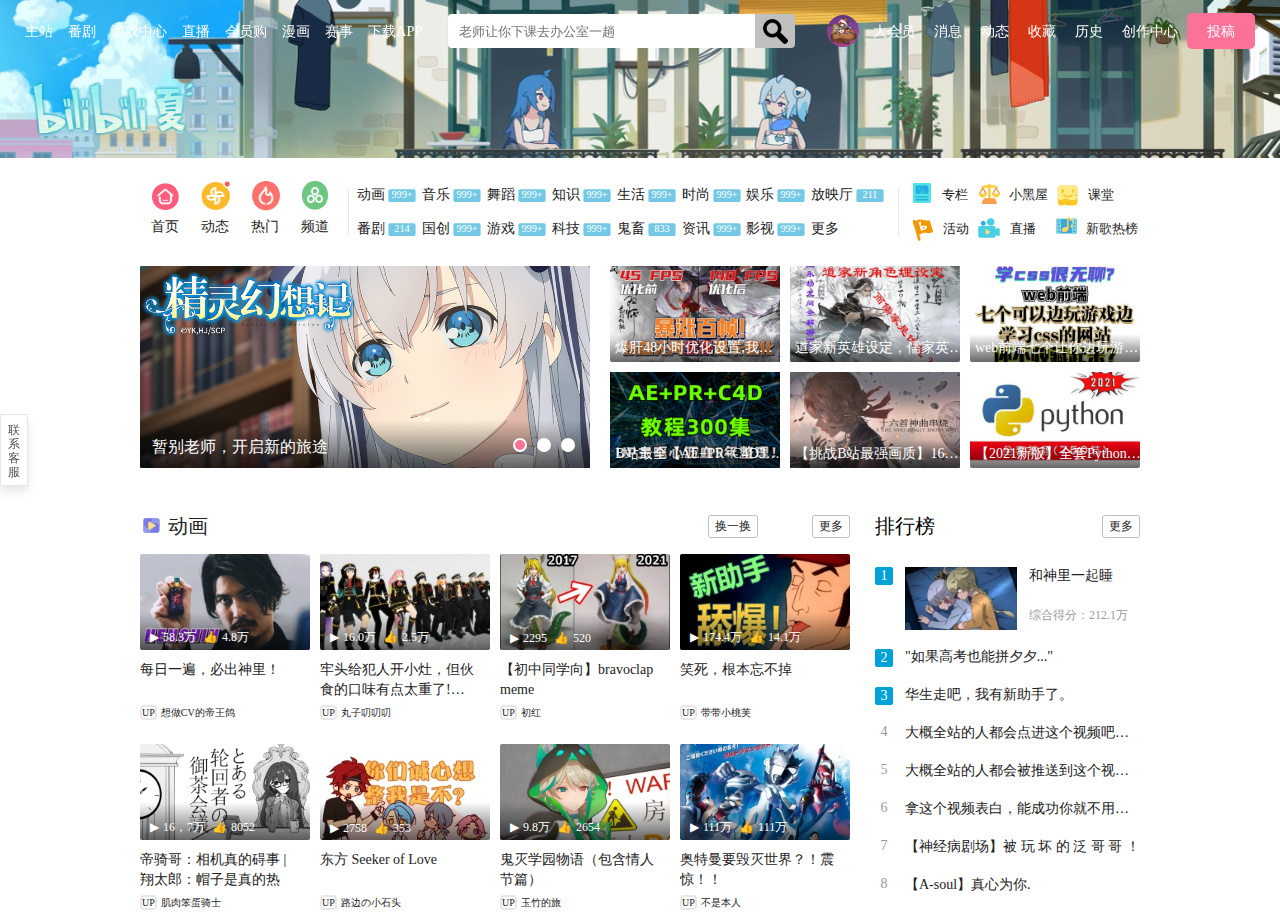
<file: littleproject/bilibili/index.html>
<html>
    <head>
        <meta charset='utf-8'>
        <title>BiliBili</title>
        <link type="text/css" href="index.css" rel="stylesheet"/>
    </head>
    <body>
        <div id="head">
            <video src="images/66eef632-c1e7-4a37-8715-171b2d8b8675.webm" height="158" autoplay="autoplay" loop="loop" muted>
            </video>
            <div id="nav">
                <div id="navleft">
                    <div class="navlist"><a href="#">主站</a></div>
                    <div class="navlist"><a href="#">番剧</a></div>
                    <div class="navlist"><a href="#">游戏中心</a></div>
                    <div class="navlist"><a href="#">直播</a></div>
                    <div class="navlist"><a href="#">会员购</a></div>
                    <div class="navlist"><a href="#">漫画</a></div>
                    <div class="navlist"><a href="#">赛事</a></div>
                    <div class="navlist"><a href="#">下载APP</a></div>
                </div>
                <form id="input1">
                    <input type="text" name="search" placeholder="老师让你下课去办公室一趟">
                    <button class="icon"><i class="button_add"></i></button>
                </form>
                <div id="user">

                    <a href="#" id="user_img" class="userinfo"><img src="images/image5.jpg" alt="1"></a>
                    <span class="userinfo"><a href="#">大会员</a></span>
                    <span class="userinfo"><a href="#">消息</a></span>
                    <span class="userinfo"><a href="#">动态</a></span>
                    <span class="userinfo"><a href="#">收藏</a></span>
                    <span class="userinfo"><a href="#">历史</a></span>
                    <span class="userinfo"><a href="#">创作中心</a></span>
                    <span class="userinfo" id="tougao"><a href="#">投稿</a></span>
                    <!-- <div class="navlist"><a href="#">大会员</a></div>
                    <div class="navlist"><a href="#">消息</a>
                        <div class="message">5</div>
                    </div>
                    <div class="navlist"><a href="#">动态</a>
                        <div class="message">3</div>
                    </div>
                    <div class="navlist"><a href="#">收藏</a></div>
                    <div class="navlist"><a href="#">历史</a></div>
                    <div class="navlist"><a href="#">创作中心</a></div>
                    <div id="tougao"><a href="#">投稿</a></div> -->
                </div>
            </div>
            <div id="logo">
                <a href="#">
                    <img src="images/logo.png" alt="2" />
                </a>
            </div>
          
          
        </div>
        <div id="category">
            <div id="catleft">
                <ul>
                    <li><a href="#"><img src="images/shouye.jpg"/>首页</a></li>
                    <li><a href="#"><img src="images/dongtai.jpg"/>动态</a></li>
                    <li><a href="#"><img src="images/remen.jpg"/>热门</a></li>
                    <li><a href="#"><img src="images/pindao.jpg"/>频道</a></li>
                </ul>
            </div>
            <span class="tabline"></span>
            <div id="catmid">
                <a href="#" class="midname"><span>动画</span><em>999+</em></a>
                <a href="#" class="midname"><span>番剧</span><em>214</em></a>
                <a href="#" class="midname"><span>音乐</span><em>999+</em></a>
                <a href="#" class="midname"><span>国创</span><em>999+</em></a>
                <a href="#" class="midname"><span>舞蹈</span><em>999+</em></a>
                <a href="#" class="midname"><span>游戏</span><em>999+</em></a>
                <a href="#" class="midname"><span>知识</span><em>999+</em></a>
                <a href="#" class="midname"><span>科技</span><em>999+</em></a>
                <a href="#" class="midname"><span>生活</span><em>999+</em></a>
                <a href="#" class="midname"><span>鬼畜</span><em>833</em></a>
                <a href="#" class="midname"><span>时尚</span><em>999+</em></a>
                <a href="#" class="midname"><span>资讯</span><em>999+</em></a>
                <a href="#" class="midname"><span>娱乐</span><em>999+</em></a>
                <a href="#" class="midname"><span>影视</span><em>999+</em></a>
                <a href="#" class="midname"><span>放映厅</span><em>211</em></a>
                <a href="#" class="midname"><span>更多</span></a>
            </div>
            <span class="tabline"></span>
            <div id="catright">
                <a href="#" class="midname">
                    <img src="images/zhuanlan.png">
                    <span>专栏</span> 
                </a>
                <a href="#" class="midname">
                    <img src="images/huodong.jpg">
                    <span>活动</span> 
                </a>
                <a href="#" class="midname">
                    <img src="images/xiaoheiwu.jpg">
                    <span>小黑屋</span> 
                </a>
                <a href="#" class="midname">
                    <img src="images/zhibo.jpg">
                    <span>直播</span> 
                </a>
                <a href="#" class="midname">
                    <img src="images/ketang.jpg">
                    <span>课堂</span> 
                </a>
                <a href="#" class="midname">
                    <img src="images/xinge.jpg">
                    <span>新歌热榜</span> 
                </a>
            </div>
        </div>
        <div id="main">
            <div id="midwrap">
                <div id="midwrap_left">
                    <!-- <div id="inputchange"> -->
                    <input type="radio" name="button" value="0" id="pic1" checked />
                    <input type="radio" name="button" value="1" id="pic2" />
                    <input type="radio" name="button" value="2" id="pic3" />
                    <!-- </div> -->
                    <div id="change_pic">
                        <div id="change1" class="change">
                            <a href="#" alt="change1">
                                <img src="images/change1.jpg" alt="change1" class="chimg" id="test1"/>
                                
                                <span class="pic_notice">暂别老师，开启新的旅途</span>
                            </a>
                        </div>
                        <div id="change2" class="change">
                            <a  href="#">
                                <img src="images/change2.jpg" alt="change2"/>
                                <span class="pic_notice">超能力者之间的1v1对决</span>
                            </a>
                        </div>
                        <div id="change3" class="change">
                            <a href="#">
                                <img src="images/change3.jpg" alt="change3"/>
                                <span class="pic_notice">首次使用虚拟形象，必得8.88元红包！</span>
                            </a>
                        </div>

                    </div>
                   
                    <div id="tragger">
                        
                        <label for="pic1"></label>                    
                        <label for="pic2" id="label2"></label>     
                        <label for="pic3"></label>
                        
                    </div>
                </div>  
                <div id="midwrap_right">
                    <div class="midwrap_pic">
                        <a href="#" title="爆肝48小时优化设置,我把永劫无间提升了100帧！"><img src="images/midright1.jpg"></a>
                        <div class="info">
                            <p class="midwrap_content">爆肝48小时优化设置,我把永劫无间提升了100帧！</p>
                        </div>
                        <div class="yincang">
                            <a href="#" class="p_link">
                                <p class="yincang_p">爆肝48小时优化设置,我把永劫无间提升了100帧！</p>
                                <p class="up">忘了吃饭</p>
                                <p class="play">9.9万播放</p>
                            </a>
                        </div>
                    </div>
                    <div class="midwrap_pic">
                        <a href="#" title="B站最全【AE+PR+C4D300集从零基础入门到精通，up主呕心沥血5年整理！"><img src="images/midright4.png"></a>
                        <div class="info">
                            <p class="midwrap_content">B站最全【AE+PR+C4D300集从零基础入门到精通，up主呕心沥血5年整理！</p>
                        </div>
                        <div class="yincang">
                            <a href="#" class="p_link">
                                <p class="yincang_p">B站最全【AE+PR+C4D300集从零基础入门到精通，up主呕心沥血5年整理！</p>
                                <p class="up">天气好热</p>
                                <p class="play">19.9万播放</p>
                            </a>
                        </div>
                    </div>
                    <div class="midwrap_pic">
                        <a href="#" title="道家新英雄设定，儒家英雄是伏笔？永劫无间背景其实很全很丰富，金文隐藏了无数秘密"><img src="images/midright2.jpg"></a>
                        <div class="info">
                            <p class="midwrap_content">道家新英雄设定，儒家英雄是伏笔？永劫无间背景其实很全很丰富，金文隐藏了无数秘密</p>
                        </div>
                        <div class="yincang">
                            <a href="#" class="p_link">
                                <p class="yincang_p">道家新英雄设定，儒家英雄是伏笔？永劫无间背景其实很全很丰富，金文隐藏了无数秘密</p>
                                <p class="up">没有带伞</p>
                                <p class="play">29.9万播放</p>
                            </a>
                        </div>
                    </div>
                    <div class="midwrap_pic">
                        <a href="#" title="【挑战B站最强画质】16首神曲大串烧，带你找回曾经的经典！！"><img src="images/midright5.jpg"></a>
                        <div class="info">
                            <p class="midwrap_content">【挑战B站最强画质】16首神曲大串烧，带你找回曾经的经典！！</p>
                        </div>
                        <div class="yincang">
                            <a href="#" class="p_link">
                                <p class="yincang_p">【挑战B站最强画质】16首神曲大串烧，带你找回曾经的经典！！</p>
                                <p class="up">睡眠不好</p>
                                <p class="play">39.9万播放</p>
                            </a>
                        </div>
                    </div>
                    <div class="midwrap_pic">
                        <a href="#" title="web前端七个让你边玩游戏边学css的神级网站，还不赶快收藏"><img src="images/midright3.jpg"></a>
                        <div class="info">
                            <p class="midwrap_content">web前端七个让你边玩游戏边学css的神级网站，还不赶快收藏</p>
                        </div>
                        <div class="yincang">
                            <a href="#" class="p_link">
                                <p class="yincang_p">web前端七个让你边玩游戏边学css的神级网站，还不赶快收藏！</p>
                                <p class="up">眼睛累了</p>
                                <p class="play">49.9万播放</p>
                            </a>
                        </div>
                    </div>
                    <div class="midwrap_pic">
                        <a href="#" title="【2021新版】全套Python教程-750集完整版（基础+高级+项目）"><img src="images/midright6.jpg"></a>
                        <div class="info">
                            <p class="midwrap_content">【2021新版】全套Python教程-750集完整版（基础+高级+项目）</p>
                        </div>

                        <div class="yincang">
                            <a href="#" class="p_link">
                                <p class="yincang_p">【2021新版】全套Python教程-750集完整版（基础+高级+项目）</p>
                                <p class="up">想玩游戏</p>
                                <p class="play">59.9万播放</p>
                            </a>
                            
                        </div>
                    </div>
                   
            
                </div>
            </div>
            <div id="donghua">
                <div id="donghualeft">
                    <div id="left_title">
                        <div id="title_left">
                            <img src="images/donghua.jpg"/>
                            <a href="#">动画</a>
                        </div>
                        <div id="title_right">
                            <a href="#" class="left_title_right_link">
                                <span class="title_right_class">换一换</span>
                            </a>
                            <a href="#" class="left_title_right_link">
                                <span class="title_right_class">更多</span>
                            </a>

                        </div>
                    </div>
                    <div id="donghua_left_main">
                        <div class="donghua_item">
                            <a href="#" class="donghua_item_link" title="每日一遍，必出神里！">
                                <div class="donghua_card">
                                    <img src="images/donghua1.webp" alt="donghua1"/>
                                    <div class="bofang_dianzan">
                                        <span class="bofang_pic">▶</span>
                                        <span class="donghua_bofang">58.3万</span>
                                        <span class="dianzan_pic">👍</span>
                                        <span class="donghua_dianzan">4.8万</span>
                                    </div>
                                </div>
                                <p class="p_donghua_item_title">
                                    每日一遍，必出神里！
                                </p>
                            </a>
                            
                            <a href="#" class="donghua_up"><span class="donghua_up_span">想做CV的帝王鸽</span></a>
                        </div>
                        <div class="donghua_item">
                            <a href="#" class="donghua_item_link" title="帝骑哥：相机真的碍事 | 翔太郎：帽子是真的热">
                                <div class="donghua_card">
                                    <img src="images/donghua2.webp" alt="donghua1"/>
                                    <div class="bofang_dianzan">
                                        <span class="bofang_pic">▶</span>
                                        <span class="donghua_bofang">16，7万</span>
                                        <span class="dianzan_pic">👍</span>
                                        <span class="donghua_dianzan">8052</span>
                                    </div>
                                </div>
                                
                                <p class="p_donghua_item_title">
                                    帝骑哥：相机真的碍事 | 翔太郎：帽子是真的热
                                </p>
                            </a>
  
                            
                            <a href="#" class="donghua_up"><span class="donghua_up_span">肌肉笨蛋骑士</span></a>
                        </div>
                        <div class="donghua_item">
                            <a href="#" class="donghua_item_link" title="牢头给犯人开小灶，但伙食的口味有点太重了！《奇奇怪怪开小灶》">
                                <div class="donghua_card">
                                    <img src="images/donghua3.webp" alt="donghua1"/>
                                    <div class="bofang_dianzan">
                                        <span class="bofang_pic">▶</span>
                                        <span class="donghua_bofang">16.0万</span>
                                        <span class="dianzan_pic">👍</span>
                                        <span class="donghua_dianzan">2.5万</span>
                                    </div>
                                </div>
                                
                                <p class="p_donghua_item_title">
                                    牢头给犯人开小灶，但伙食的口味有点太重了! 《奇奇怪怪开小灶》
                                </p>
                            </a>
            
                            <a href="#" class="donghua_up"><span class="donghua_up_span">丸子叨叨叨</span></a>
                        </div>
                        <div class="donghua_item">
                            <a href="#" class="donghua_item_link" title="东方 Seeker of Love">
                                <div class="donghua_card">
                                    <img src="images/donghua4.webp" alt="donghua1"/>
                                    <div class="bofang_dianzan">
                                        <span class="bofang_pic">▶</span>
                                        <span class="donghua_bofang">2758</span>
                                        <span class="dianzan_pic">👍</span>
                                        <span class="donghua_dianzan">353</span>
                                    </div>
                                </div>
                                
                                <p class="p_donghua_item_title">
                                    东方 Seeker of Love
                                </p>
                            </a>
                            <a href="#" class="donghua_up"><span class="donghua_up_span">路边の小石头</span></a>
                        </div>
                        <div class="donghua_item">
                            <a href="#" class="donghua_item_link" title="【初中同学向】bravoclap meme">
                                <div class="donghua_card">
                                    <img src="images/donghua5.webp" alt="donghua1"/>
                                    <div class="bofang_dianzan">
                                        <span class="bofang_pic">▶</span>
                                        <span class="donghua_bofang">2295</span>
                                        <span class="dianzan_pic">👍</span>
                                        <span class="donghua_dianzan">520</span>
                                    </div>
                                </div>
                                
                                <p class="p_donghua_item_title">
                                    【初中同学向】bravoclap meme
                                </p>
                    
                            </a>
                            <a href="#" class="donghua_up"><span class="donghua_up_span">初红</span></a>
                        </div>
                        <div class="donghua_item">
                            <a href="#" class="donghua_item_link" title="鬼灭学园物语（包含情人节篇）">
                                <div class="donghua_card">
                                    <img src="images/donghua6.webp" alt="donghua1" title="鬼灭学园物语（包含情人节篇）"/>
                                    <div class="bofang_dianzan">
                                        <span class="bofang_pic">▶</span>
                                        <span class="donghua_bofang">9.8万</span>
                                        <span class="dianzan_pic">👍</span>
                                        <span class="donghua_dianzan">2654</span>
                                    </div>
                                </div>
                                
                                <p class="p_donghua_item_title">
                                    鬼灭学园物语（包含情人节篇）
                                </p>
                            
                            </a>
                            <a href="#" class="donghua_up"><span class="donghua_up_span">玉竹的旅</span></a>
                        </div>
                        <div class="donghua_item">
                            <a href="#" class="donghua_item_link" title="笑死，根本忘不掉">
                                <div class="donghua_card">
                                    <img src="images/donghua7.webp" alt="donghua1"/>
                                    <div class="bofang_dianzan">
                                        <span class="bofang_pic">▶</span>
                                        <span class="donghua_bofang">174.4万</span>
                                        <span class="dianzan_pic">👍</span>
                                        <span class="donghua_dianzan">14.1万</span>
                                    </div>
                                </div>
                                <p class="p_donghua_item_title">
                                    笑死，根本忘不掉
                                </p>
                
                                
                            </a>
                            <a href="#" class="donghua_up"><span class="donghua_up_span">带带小桃芙</span></a>
                        </div>
                        <div class="donghua_item">
                            <a href="#" class="donghua_item_link" title="奥特曼要毁灭世界？！震惊！！">
                                <div class="donghua_card">
                                    <img src="images/donghua8.webp" alt="donghua1"/>
                                    <div class="bofang_dianzan">
                                        <span class="bofang_pic">▶</span>
                                        <span class="donghua_bofang">111万</span>
                                        <span class="dianzan_pic">👍</span>
                                        <span class="donghua_dianzan">111万</span>
                                    </div>
                                </div>
                                <p class="p_donghua_item_title">
                                    奥特曼要毁灭世界？！震惊！！
                                </p>
                
                            </a>
                            <a href="#" class="donghua_up"><span class="donghua_up_span">不是本人</span></a>
                        </div>

                    </div>
                </div>
                <div id="donghuaright">
                    <div id="rank_title">
                        <span class="rank_name">排行榜</span>
                        <a class="left_title_right_link" href="#">
                            <span class="title_right_class">更多</span>
                        </a>
                    </div>
                    <div class="rank_list">
                        <div class="rank1 rank_num" id="rank11">
                            <div class="rank_number_1 rank_number">
                                <div id="rank1_div">1</div>
                            </div>
                            <a href="#" class="rank_link_1" title="和神里一起睡">
                                <div>
                                    <img src="images/rank1.webp" alt="rank1"/>
                                </div>
                                <div id="rank1_right">
                                    <p class="rank1_right_top">和神里一起睡</p>
                                    <p class="point">综合得分：212.1万</p>
                                </div>
                            </a>
                        </div>
                        <div class="rank_num">
                            <div class="rank_number rank_number_23">
                                2
                            </div>
                            <a href="#" class="rank_link" title="&quot;如果高考也能拼夕夕...&quot;">
                                <p class="rank_list_title">"如果高考也能拼夕夕..."</p>
                            </a>
                        </div>
                        <div class="rank_num">
                            <div class="rank_number rank_number_23">
                                3
                            </div>
                            <a href="#" class="rank_link" title="华生走吧，我有新助手了。">
                                <p class="rank_list_title">华生走吧，我有新助手了。</p>
                            </a>
                        </div>
                        <div class="rank_num">
                            <div class="rank_number rank">
                                4
                            </div>
                            <a href="#" class="rank_link" title="大概全站的人都会点进这个视频吧。。">
                                <p class="rank_list_title">大概全站的人都会点进这个视频吧。。</p>
                            </a>
                        </div>
                        <div class="rank_num">
                            <div class="rank_number">
                                5
                            </div>
                            <a href="#" class="rank_link" title="大概全站的人都会被推送到这个视频吧。。吧，">
                                <p class="rank_list_title">大概全站的人都会被推送到这个视频吧。。吧，</p>
                            </a>
                        </div>
                        <div class="rank_num">
                            <div class="rank_number">
                                6
                            </div>
                            <a href="#" class="rank_link" title="拿这个视频表白，能成功你就不用给我三连！">
                                <p class="rank_list_title">拿这个视频表白，能成功你就不用给我三连！</p>
                            </a>
                        </div>
                        <div class="rank_num">
                            <div class="rank_number">
                                7
                            </div>
                            <a href="#" class="rank_link" title="【神经病剧场】被 玩 坏 的 泛 哥 哥 ！">
                                <p class="rank_list_title">【神经病剧场】被 玩 坏 的 泛 哥 哥 ！</p>
                            </a>
                        </div>
                        <div class="rank_num">
                            <div class="rank_number">
                                8
                            </div>
                            <a href="#" class="rank_link" title="【A-soul】真心为你.">
                                <p class="rank_list_title">【A-soul】真心为你.</p>
                            </a>
                        </div>
                    </div>

                </div>
            </div>
        </div>
        <a href="#" id="fixed"><span id="fixed_content">联系客服</span></a>

        <!-- <div id="lll">
            <div id="test">
                <img src="images/change1.jpg" />
                <img src="images/change2.jpg" />
                <img src="images/change3.jpg" />
            </div>
        </div> -->
        
    </body>
</html>
</file>
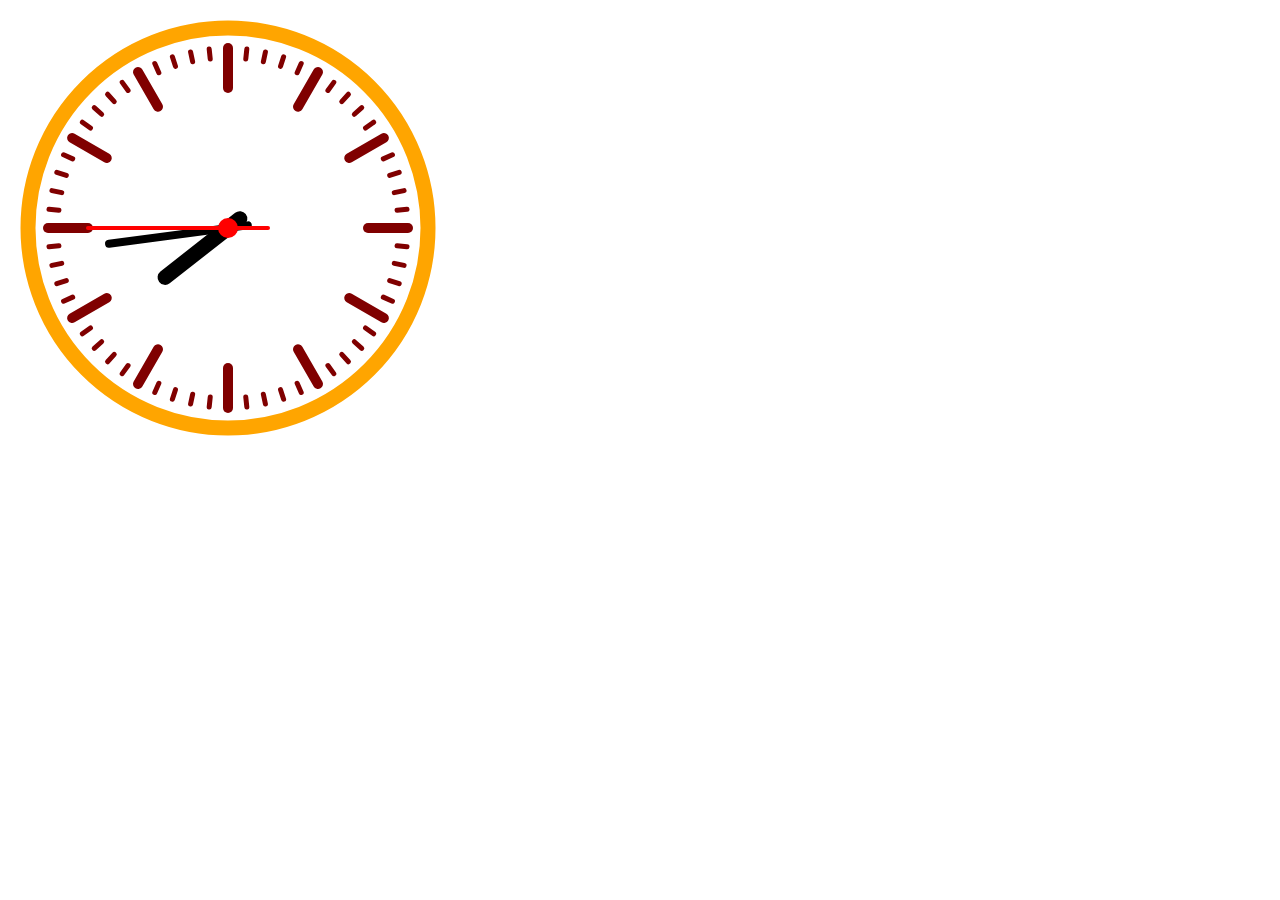
<file: littleproject/canvas/index.html>
<!DOCTYPE html>
<html lang="en">
<head>
    <meta charset="UTF-8">
    <meta http-equiv="X-UA-Compatible" content="IE=edge">
    <meta name="viewport" content="width=device-width, initial-scale=1.0">
    <title>Document</title>
    <style>
        img {
            display: none;
        }

        /* canvas {
            position: absolute;
            left: 100px;
            top: 100px;
        } */
    </style>
    <script src="https://code.jquery.com/jquery-1.12.4.js" integrity="sha256-Qw82+bXyGq6MydymqBxNPYTaUXXq7c8v3CwiYwLLNXU=" crossorigin="anonymous"></script>
    <script>
        $(function(){
            function draw(){
                let date = new Date();
                let second = date.getSeconds();
                let minute = date.getMinutes();
                // console.log(minute)
                let hour = date.getHours();
                hour = hour>=12 ? hour-12:hour;
                
                let canvas = document.querySelector('#test')
                let ctx = canvas.getContext('2d');
                // 需要记录初始状态，动画每次生成时要从初始状态开始操作
                ctx.save();
                ctx.clearRect(0, 0, canvas.width, canvas.height);
                ctx.translate(220,220);
                // ctx.save();

                ctx.beginPath();
                ctx.lineWidth = 15;
                ctx.strokeStyle = 'orange';
                ctx.arc(0,0,200,0,Math.PI*2);
                ctx.stroke();

                ctx.lineCap = 'round';

                // 
                ctx.save();
                //画时间刻度

                ctx.strokeStyle = 'maroon';
                for(let i=0; i<12; i++){
                    ctx.beginPath();
                    ctx.lineWidth = 10;
                    ctx.rotate(Math.PI/6);
                    ctx.moveTo(0, -180);
                    ctx.lineTo(0, -140);
                    ctx.stroke();
                }
                ctx.restore();

                // 画分钟刻度
                ctx.save();
                ctx.strokeStyle = 'maroon';
                for(let j=0; j<60; j++){
                    ctx.beginPath();
                    ctx.lineWidth = 5;
                    ctx.rotate(Math.PI/30);
                    ctx.moveTo(0, -180);
                    ctx.lineTo(0, -170);
                    ctx.stroke();
                }
                ctx.restore();

                
                // 画时针
                // 每次画一条线都要先调用begin函数，不然上一条线的末尾点也会进行接下来的操作
                // 每次旋转前都要保存一下状态，旋转后恢复状态
                ctx.strokeStyle = 'black'; 
                ctx.save();
                ctx.beginPath();
                // 先转更改坐标轴，再确定起点 进行连接，再显示
                // 先确定起点再转会导致线条不经过圆心
                ctx.rotate(hour*(Math.PI/6) + minute*(Math.PI/360) + second*(Math.PI/21600));
                ctx.moveTo(0,15);             
                ctx.lineWidth = 15;
                   
                // console.log(hour)
                ctx.lineTo(0, -80);
                ctx.stroke();
                ctx.restore();
                
                // 画分针
                ctx.save();
                ctx.beginPath();
                ctx.rotate(minute*(Math.PI/30)+second*(Math.PI/1800));
                ctx.moveTo(0, 20);
                ctx.lineWidth = 8;
                
                ctx.lineTo(0, -120);
                ctx.stroke();
                ctx.restore();

                // 画秒针

                ctx.save();
                ctx.beginPath();
                ctx.rotate(second*(Math.PI/30));
                ctx.moveTo(0, 40);
                ctx.lineWidth = 4;
                ctx.strokeStyle = 'red';
                ctx.lineTo(0, -140);
                // ctx.arc(0,-135, 10, 0, Math.PI*2);
                ctx.stroke();

                // 画中心的圆
                ctx.beginPath();
                ctx.moveTo(0,0);
                // 填充中心的红色圆
                ctx.arc(0, 0, 10, 0, Math.PI*2);
                ctx.fillStyle = 'red';
                ctx.fill();

                ctx.restore();

                // 这个restore回到初始状态
                ctx.restore();

                window.requestAnimationFrame(draw);

            }
            window.requestAnimationFrame(draw);



            
        })

    </script>
</head>

<body>
    <canvas width="500" height="500" id='test'></canvas>
    <!-- <img src="happy.jpg" alt="">
    <img src="cry.png" alt=""> -->
</body>
</html>
</file>
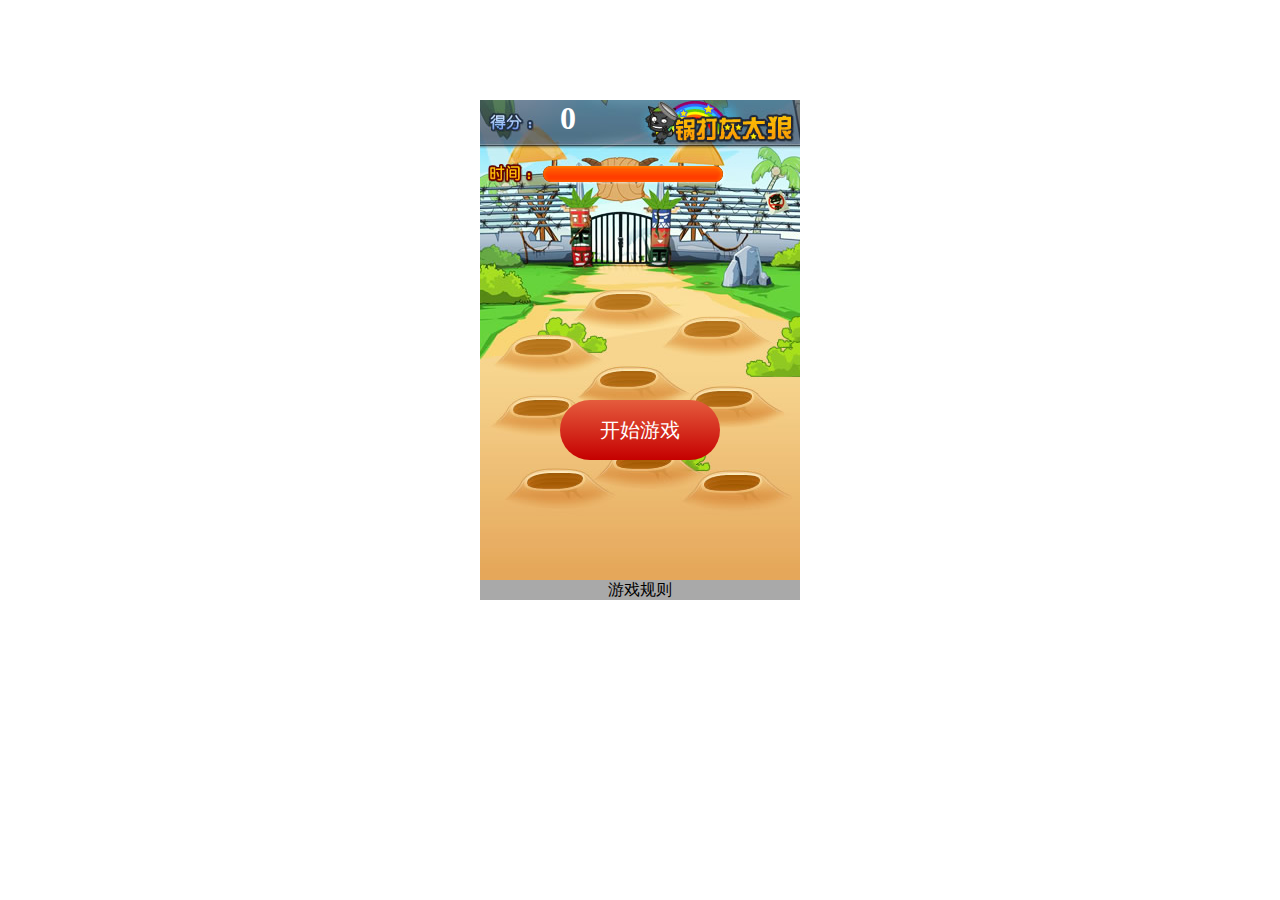
<file: littleproject/狂拍灰太狼/index.html>
<!DOCTYPE html>
<html lang="en">
<head>
    <meta charset="UTF-8">
    <meta http-equiv="X-UA-Compatible" content="IE=edge">
    <meta name="viewport" content="width=device-width, initial-scale=1.0">
    <title>Document</title>
    <script src="https://code.jquery.com/jquery-1.12.4.js" integrity="sha256-Qw82+bXyGq6MydymqBxNPYTaUXXq7c8v3CwiYwLLNXU=" crossorigin="anonymous"></script>
    <style>
        * {
            margin: 0;
            padding: 0;
        }
        /* 背景盒子 */
        .box {
            position: relative;
            width: 320px;
            height: 480px;
            background-image: url('images/game_bg.jpg');
            margin: 100px auto;
        }
        /* 得分 */
        .point {
            margin-left: 80px;
            color: white;
        }
        /* 进度条 */
        .time {
            position: absolute;
            left: 63px;
            top: 66px;
            width: 180px;
            height: 16px;
            /* 边框圆滑处理，使进度条减少时保持右侧圆滑 */
            border-radius: 16px;
            overflow: hidden;
            background-image: url('images/progress.png');
        }
        /* 开始按钮 */
        .start {
            cursor: pointer;
            position: absolute;
            top: 300px;
            left: 80px;
            width: 160px;
            height: 60px;
            background: linear-gradient(#E55C3D, #C50000);
            color: white;
            text-align: center;
            border: none;
            border-radius: 30px;
            font-size: 20px;
        }
        /* 游戏规则提示 */
        .ruleitem {
            position: absolute;
            bottom: -20px;
            height: 20px;
            line-height: 20px;
            width: 320px;
            text-align: center;
            background-color: darkgrey;
            cursor: pointer;
        }
        /* 游戏规则界面 */
        .rulebox {
            display: none;
            width: 320px;
            height: 480px;
            background-color: rgba(0,0,0,0.6);
            position: absolute;
            top: 0;
            left: 0;
            color: #ddd;
            text-align: center;
            padding-top: 120px;
            box-sizing: border-box;
            z-index: 10;
        }

        .rulebox p {
            margin-bottom: 20px;
        }
        /* 关闭按钮 */
        a.close{
            color: red;
        }
        /* 游戏结束界面 */
        .mask {
            display: none;
            padding-top: 100px;
            width: 100%;
            height: 100%;
            background-color: rgba(0,0,0,0.5);
            position: absolute;
            top: 0;
            left: 0;
            box-sizing: border-box;
            text-align: center;
        }

        .mask h1 {
            color: salmon;
            text-shadow: 3px 3px 0 snow;
            font-size: 40px;
            margin-bottom: 147px;
        }
        .mask button {
            width: 160px;
            height: 60px;
            background: linear-gradient(#74ACCF, #007ddc);
            color: white;
            text-align: center;
            border: none;
            border-radius: 30px;
            font-size: 20px;
            cursor: pointer;
        }


    </style>
    <!-- <script src="onewolf.js"> </script> -->
    <script src="multiwolf.js"> </script>
</head>

<body>
    <div class="box">
        <h1 class="point">0</h1>
        <div class="time">
            <img src="images/progress.png" alt="" class="time">
        </div>
        
        <button class="start">开始游戏</button>
        <div class="ruleitem">游戏规则</div>
        <div class="rulebox">
            <p>游戏规则</p>
            <p>1.游戏时间60s</p>
            <p>2.拼手速，殴打灰太狼+10分</p>
            <p>3.殴打小灰灰 -10分</p>
            <a class="close" href="#">[关闭]</a>
        </div>
        <div class="mask">
            <h1>GAME OVER</h1>
            <button class="restart">重新开始</button>
        </div>

    </div>
</body>
</html>
</file>
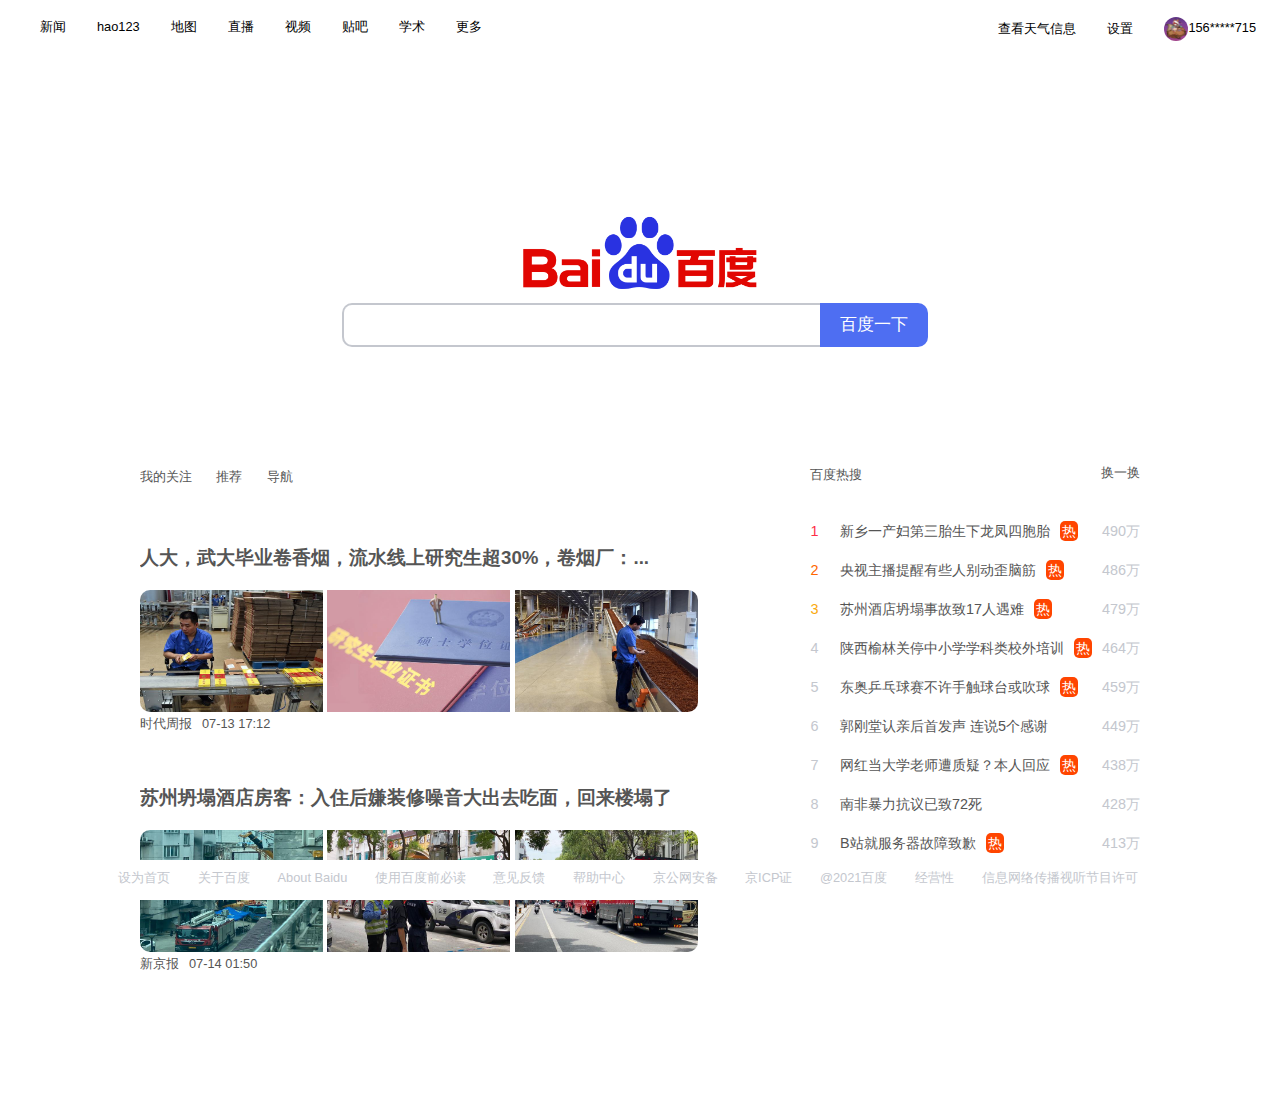
<file: littleproject/百度搜索/baidu.html>
<html>
    <head>
        <meta charset='utf-8'>
        <title>百度一下你就知道</title>
        <link rel="stylesheet" type="text/css" href="baidu.css">
    </head>
    <body>
        <div id="header">
            <div class="headleft">
                <ul>
                    <li><a href="#">新闻</a></li>
                    <li><a href="#">hao123</a></li>
                    <li><a href="#">地图</a></li>
                    <li><a href="#">直播</a></li>
                    <li><a href="#">视频</a></li>
                    <li><a href="#">贴吧</a></li>
                    <li><a href="#">学术</a></li>
                    <li><a href="#">更多</a>
                        <div id="extra_menu">
                            <div class="top">
                                <ul>
                                    <li><a href="#"><img src="images/baiduyun.png"><p>网盘</p></a></li>
                                    <li><a href="#"><img src="images/zhidao.png"><p>知道</p></a></li>
                                    <li><a href="#"><img src="images/baike.png"><p>百科</p></a></li>
                                    <li><a href="#"><img src="images/tupian.png"><p>图片</p></a></li>
                                </ul>
                            </div>
                            <div class="bottom">
                                <ul>
                                    <li><a href="#"><img src="images/baobaozhidao.png"><p>宝宝知道</p></a></li>
                                    <li><a href="#"><img src="images/wenku.png"><p>文库</p></a></li>
                                    <li><a href="#"><img src="images/jingyan.png"><p>经验</p></a></li>
                                    <li><a href="#"><img src="images/yinyue.png"><p>娱乐</p></a></li>
                                </ul>
                            </div>
                               
                            <p><a href="#">查看更多百度产品></a></p>
                        </div>
                </li>
             </ul>
            </div>
            <div id="headright">
                <ul>
                <li id="liweather"><a href="#">查看天气信息 </a>
                    <div id="weather">
                        <form action="#" method="GET" id ="weather_form">
                            <p>请选择当前地区：</p>
                            <select name="weather" id="weather_search">
                                <option value=" " selected>本地天气</option>
                                <option value="">北京</option>
                                <option value="">上海</option>
                                <option value="">西安</option>
                            </select>
                            <input type="checkbox" id="badweather" name="badweather" checked="checked"  value="极端天气提醒"/>
                            <label for="badweather">极端天气提醒</label>
                            <p id="notice">出现大雨，大雪或冰雹等极端天气时，我们将在百度首页通知您</p>
                            <div id="sub_mit">
                                <input type="reset" id="reset1" value ="取消"/>
                                <input type="submit" id="submit" value="提交"/>
                            </div>
                        </form>
                    </div>
               </li>
                <li><a href="#">设置</a></li>
                <li><a><img src="images/image5.jpg">156*****715</a></li>
                </ul>
            </div>
        </div>
        <div class="search">
            <a href="#"><img src="images/baidu.png"/></a>
            <div id="inputdata">
                <form action="https://www.baidu.com/s" method="GET">
                    <input type="text" id="text"/><input type="submit" id="baidu" value="百度一下">
                </form> 
                
            </div>
        </div>
        <div id="main">
           
                <div class="mainhead">
                    <div><a href="#">我的关注</a></div>
                    <div><a href="#">推荐</a></div>
                    <div><a href="#">导航</a></div>
                    <div id="hot_title">
                        <span id="baiduresou"><a href="#" target="_blank">百度热搜</a></span>
                        <span id="change"><a href="#"><i></i>换一换</a></span>
                    </div>
                </div>
            <div id="wrapper">

            
                <div class="recommend">
                    <div class="news" id="news1">
                        
                            <a href="#" id="new1title" title="人大，武大毕业卷香烟，流水线上研究生超30%，卷烟厂：他们自己要来的"><h3>人大，武大毕业卷香烟，流水线上研究生超30%，卷烟厂：...</h3></a>
                        <div class="newsimage">    
                            <a href="#"><img src="images/smoke1.jpeg"/></a>
                            <a href="#"><img src="images/smoke2.jpeg"/></a>
                            <a href="#"><img src="images/smoke3.jpeg"/></a>
                          
                        </div>
                        <div class="source">
                            <span class="resource">时代周报</span><span class="time">07-13 17:12</span>
                        </div>
                    </div>
                    <div class="news" id="news2"> 
                        <a href="#" id="new1title" title="苏州坍塌酒店房客：入住后嫌装修噪音大出去吃面，回来楼塌了"><h3>苏州坍塌酒店房客：入住后嫌装修噪音大出去吃面，回来楼塌了</h3></a>
                        <div class="newsimage">
                            <a href="#"><img src="images/suzhou1.jpeg"/></a>
                            <a href="#"><img src="images/suzhou2.jpeg"/></a>
                            <a href="#"><img src="images/suzhou3.jpeg"/></a>
                        </div>
                        <div class="source">
                            <span class="resource">新京报</span><span class="time">07-14 01:50</span>
                        </div>
                    </div>

                </div>
                <div class="hot">

                    <div id="list">
                        <ul>
                            <li><a href="#"><span class="listindex hot_index1">1</span>新乡一产妇第三胎生下龙凤四胞胎<span class="re">热</span><span class="data"></span></a><span class="data">490万</span></li>
                            <li><a href="#"><span class="listindex hot_index2">2</span>央视主播提醒有些人别动歪脑筋<span class="re">热</span></a><span class="data">486万</span></li>
                            <li><a href="#"><span class="listindex hot_index3">3</span>苏州酒店坍塌事故致17人遇难<span class="re">热</span></a><span class="data">479万</span></li>
                            <li><a href="#"><span class="listindex">4</span>陕西榆林关停中小学学科类校外培训<span class="re">热</span></a><span class="data">464万</span></li>
                            <li><a href="#"><span class="listindex">5</span>东奥乒乓球赛不许手触球台或吹球<span class="re">热</span></a><span class="data">459万</span></li>
                            <li><a href="#"><span class="listindex">6</span>郭刚堂认亲后首发声 连说5个感谢</a><span class="data">449万</span></li>
                            <li><a href="#"><span class="listindex">7</span>网红当大学老师遭质疑？本人回应<span class="re">热</span></a><span class="data">438万</span></li>
                            <li><a href="#"><span class="listindex">8</span>南非暴力抗议已致72死</a><span class="data">428万</span></li>
                            <li><a href="#"><span class="listindex">9</span>B站就服务器故障致歉<span class="re">热</span></a><span class="data">413万</span></li>
                            <li><a href="#"><span class="listindex">10</span>失孤原型儿子：决定留在养父母身边</a><span class="data">401万</span></li>
                        </ul>
                    </div>
                </div>
            </div>
        </div>
        
        <footer>
            <p class='lh'><a href="#">设为首页</a></p>
            <p class='lh'><a href="#">关于百度</a></p>
            <p class='lh'><a href="#">About Baidu</a></p>
            <p class='lh'><a href="#">使用百度前必读</a></p>
            <p class='lh'><a href="#">意见反馈</a></p>
            <p class='lh'><a href="#">帮助中心</a></p>
            <p class='lh'><a href="#">京公网安备</a></p>
            <p class='lh'><a href="#">京ICP证</a></p>
            <p class='lh'>@2021百度</p>
            <p class='lh'><a href="#">经营性</a></p>
            <p class='lh'><a href="#">信息网络传播视听节目许可</a></p>
        </footer>
       
    </body>
</html>
</file>
<file: littleproject/bilibili/index.css>
body {
    margin: 0;
    padding: 0;
    width: 100%;
    min-width: 1250px;
    background-color: #fff;
}

#head {
    position: relative;
    width: 100%;
    height: 158px;
    margin: 0;
    padding: 0;
    background-color: #fff;
}

video {
    margin: 0;
    padding: 0;
    width: 100%;
    /* translate控制元素的平移，第一个为水平方向平移距离，第二个为垂直方向 */
    transform: scale(1) translate(0px, 0px);
    object-fit: cover;
}

#nav {
    /* display: flex;
    flex-direction: column;
    flex-wrap: nowrap;
    justify-content: space-between; */
    position: absolute;
    top: 5px;
    left:0;
    z-index: 10;
    padding: 10px 10px;
    width: 100%;
    height: 56px;
    margin: 0;
    box-sizing: border-box;
    white-space: nowrap;
    vertical-align: middle;
    
}



#navleft {

    position: absolute;
    top: 0;
    left: 0;
    overflow: hidden;
    width:30%;
    min-width: 480px;
    padding: 10px 10px 10px 20px;
    box-sizing: border-box;
    height: 52px;
    white-space: nowrap;
    vertical-align: middle;
}


.navlist {
    float: left;
    /* 百度的方法 */
    /* display: inline-block; */
    vertical-align: middle;
    padding: 0;
    /* 行高与图片高度设为一致时便于中间对齐 */
    line-height: 32px;
}

.navlist a {
    text-decoration: none;
    color: #fff;
    margin-right:  5px;
    font-size: 0.9em;
    padding: 10px 5px;
    vertical-align: middle;
}

#input1 {
    position: absolute;
    top:0;
    left: 35%;
    overflow: hidden;
    padding-top: 9px;
    width: 30%;
    min-width: 100px;
    margin: 0;
    white-space: nowrap;
    height: 39px;


}


#input1 input {
    float: left;
    border-radius: 4px 0 0 4px;
    border: 1px solid hsla(0, 0%, 100%, 0);
    height: 34px;
    outline: none;
    margin: 0;
    padding-left: 10px;
    width: 80%;


}

.icon {
    float: left;
    /* position: absolute; */
    height: 34px;
    border: 1px solid transparent;
    border-radius: 0 4px 4px 0;
    padding: 0;
    width: 40px;
    background: url(images/search.png) center center no-repeat;
    background-color: silver;
}


.icon:hover {
    cursor: pointer;
}

#input1 i {
    font-size: 20px;
}



#user {
    position: absolute;
    top:0;
    right: 15px;
    width: 35%;
    min-width: 420px;
    overflow: hidden;
    padding: 10px 10px;
    text-align: right;
    vertical-align: middle;
}

.userinfo a {
    text-decoration: none;
    color: #fff;
    font-size: 0.9em;
    padding: 10px 5px;
    margin-left: 5px;
    vertical-align: middle;
}

#user_img img{
    width: 32px;
    height: 32px;
    border-radius: 18px;
    vertical-align: middle;

}


#tougao {
    text-align: center;
}

#tougao a{
    margin-left: 0;
    padding: 10px 20px 10px 20px;
    background-color: #FB7299;
    border: 1px;
    border-radius: 5px;
    text-align: center;
}

#logo a {
    position: absolute;
    left: 30px;
    width: 220px;
    height: 50%;
    min-height: 60px;
    bottom: 10px;
    z-index: 10;

}

#logo a img {
    height: 100%;
}


#category {
    display: flex;
    /* flex-direction: row;
    flex-wrap: nowrap; */
    justify-content: space-between;
    align-items: center;
    width: 1000px;
    height: 108px;
    margin: 0 auto;
    padding: 20px 0;
    box-sizing: border-box;
}

#category a {
    text-decoration: none;
    color: #212121;
}

#category a:hover {
    color: #73c9e5;
}


#catleft {
    width: 200px;
}



#catleft ul {
    display: flex;
    flex-direction: row;
    align-items: center;
    justify-content: space-around;
    padding: 0;
    margin: 0;
}

#catleft li {
    list-style-type: none;
    padding: 0 8px;
    width: 50px;
    box-sizing: border-box;
    font-size: 14px;
    height: 68px;
    text-align: center;

}


#catleft img {
    width: 36px;
    height: 36px;
}

span.tabline {
    margin: 0 8px;
    /* 必须要添加一个高度，才能使边框生效 */
    height: 46px;
    border-left: 1px solid #e7e7e7;
}

#catmid {
    display: flex;
    /* 使用列方向布局，可以保证上下一一对齐，并允许换行 */
    flex-direction: column;
    flex-wrap: wrap;
    height: 68px;
    width: 550px;
    box-sizing: border-box;
    margin: 0;
    padding: 0;
    /* align-content: space-between;
    align-items: center;
    justify-content: space-around; */
}



a.midname {
    font-size: 14px;
    padding: 0;
    margin: 0;
    display: flex;
    align-items: center;
    white-space: nowrap;
    height: 34px;

}

.midname em {
    display: inline-block;
    font-style: normal;
    font-size: 12px;
    color: #fff;
    background-color: #73c9e5;
    border-radius: 2px;
    margin-left: 1px;
    width: 32px;
    text-align: center;
    box-sizing: border-box;
    transform: scale(.85);
}

#catright {
    display: flex;
    flex-direction: column;
    flex-wrap: wrap;
    height: 68px;
    width: 240px;
    box-sizing: border-box;

}

#catright a {
    display: flex;
    align-items: center;
    /* display: inline-block; */
    height: 34px;
    font-size: 13px;
    vertical-align: middle;
}

#catright span {
    margin-left: 4px;
    vertical-align: middle;
}

#catright img {
    vertical-align: middle;
}


#main {
    width: 1000px;
    margin: 0 auto;
}


#midwrap {
    display: flex;
    flex-direction: row;
    flex-wrap: nowrap;
    justify-content: space-between;
    align-items: center;
    width: 100%;
    height: 202px;
    margin: 0 auto;
    padding: 0;
    box-sizing: border-box;
    margin-bottom: 40px;
}


#midwrap_left {
    width:459px;
    height: 202px;
    position: relative;
    overflow: hidden;
    border-radius: 2px;
}


#change_pic {
    /* display: flex; */
    position: relative;
    /* flex-direction: row; */
    width: 459px;
    height: 202px;
    /* width: 10000px;
    height: 10000px; */
    overflow: hidden;
    /* animation: 3s fddd infinite;
    /* transition: all .5s; */
    /* transition: all .2s ease-in-out; */
}

/* @keyframes fddd {
    0%{}
    33%{transform: translate3d(0px ,0px, 0px);}
    66%{transform: translate3d(-459px, 0px, 0px);}
    100%{transform: translate3d(-918px, 0px, 0px);}
} */

.change {
    /* float: left; */
    
    position: absolute;
    left: 0;
    top: 0;
    overflow: hidden;
 
}
 
    /* z-index: 100; */

    


/* 为文字区域添加一个背景，使文字显示更清晰 */
.change::before {
    position: absolute;
    bottom: 0;
    left: 0;
    width: 100%;
    height: 48px;
    background-image: url(images/bg.png);
    background-size: contain;
    border-radius: 2px;
    content: "";
}



.change a img {
    width: 459px;
    height: 202px;
    
    /* box-shadow: inset 0 0  20px #212121; */
    /* -webkit-filter: drop-shadow(5px 5px 5px #222);
    filter: drop-shadow(5px 5px 5px #222); */
}

.change span {
    position: absolute;
    left: 12px;
    bottom: 10px;
    color: #fff;
    text-overflow: ellipsis;
}




#midwrap_left input {
    display: none;
}


#change1 {
    z-index: 11;
}

#change2 {
    z-index: 10;
}
#change3 {
    z-index: 9;
}

#tragger {
    position: absolute;
    right: 12px;
    bottom: 12px;
    text-align: center;
    z-index: 100;
    margin: 0;
    padding: 0;
    /* animation: 3s tttt infinite; */
    /* transition: all .5s; */
    transition: all .2s ease-in-out;
}

/* @keyframes tttt {
    0%{}
    33%{ label:nth-of-type(1) {background-color: #333;}}
    66%{transform: translate3d(-459px, 0px, 0px);}
    100%{transform: translate3d(-918px, 0px, 0px);}
} */


#tragger label {
    display: inline-block;
    width: 10px;
    height: 10px;
    background-color: #fff;
    border-radius: 50%;
    margin: 0 3px;
    border: 2px solid #fff;
}

#midwrap_left input[type="radio"]:nth-of-type(1):checked ~ #tragger label:nth-of-type(1) {
    background-color: #FB7299;
}
#midwrap_left input[type="radio"]:nth-of-type(2):checked ~ #tragger label:nth-of-type(2) {
    background-color: #FB7299;
}
#midwrap_left input[type="radio"]:nth-of-type(3):checked ~ #tragger label:nth-of-type(3) {
    background-color: #FB7299;
}






#midwrap_left input[type="radio"]:nth-of-type(1):checked ~ #change_pic div:nth-of-type(1) {
    /* transform: translate3d(0px, 0px, 0px); */
    z-index: 20;
}


#midwrap_left input[type="radio"]:nth-of-type(2):checked ~ #change_pic div:nth-of-type(2) {
    /* transform: translate3d(0px, 0px, -2px); */
    z-index: 20;
}

#midwrap_left input[type="radio"]:nth-of-type(3):checked ~ #change_pic div:nth-of-type(3) {
    /* transform: translate3d(0px, 0px, -2px); */
    z-index: 20;
}


#midwrap_right {
    display: flex;
    position: relative;
    flex-direction: column;
    flex-wrap: wrap;
    justify-content: space-between;
    /* 多个轴线时加入这个 */
    align-content: space-between;
    width: 540px;
    height: 202px;
    margin-left: 20px;
    box-sizing: border-box;
    overflow: hidden;
    
}

.midwrap_pic {
    width: 170px;
    height: 96px;
    position: relative;
}

.midwrap_pic img {
    width:  100%;
    height: 100%;
}

.midwrap_content {
    position: absolute;
    left:5px;
    bottom: 5px;
    height: 18px;
    
    line-height: 18px;
    font-size: 14px;
    /* 要使段落不换行，并且设置一定的宽度，才能进行截断，并且截断属性只对块元素有用 */
    width: 100%;
    text-overflow: ellipsis;
    white-space: nowrap;
    color: #fff;
    overflow: hidden;
    margin: 0;
    padding: 0;
}

.midwrap_pic::before {
    position: absolute;
    bottom: 0;
    left: 0;
    width: 100%;
    height: 28px;
    background-image: url(images/bg.png);
    background-size: contain;
    border-radius: 2px;
    content: "";
}


.yincang {
    position: absolute;
    left: 0;
    top: 0;
    color: #e0e0e0;

    width: 100%;
    height: 100%;
    z-index:2;
    display: none;
    font-size: 14px;
    padding: 5px 10px 10px;
    margin: 0 0 3px 0;
    transition: top .2s;
    box-sizing: border-box;
    background-color: black;
    opacity: 0.8;
    overflow: hidden;
  
}


.p_link {
    display: block;
    text-decoration: none;
    color: #e0e0e0;
    
}

.midwrap_pic:hover .yincang{
    display: block;
}

.midwrap_pic:hover .midwrap_content {
    display: none;
}

.p_link .yincang_p {
    padding: 0;
    margin: 0;
    line-height: 18px;
    height: 36px;
    /* 包围文字，可以显示长度指定长度的文字 */
    overflow: hidden;
    /* 括号也能直接换行 */
    word-wrap: break-word;
    word-break: break-all;
}

.up {
    margin: 10px 0 0 0;
    padding: 0;
    font-size: 5px;
}

.up::before {
    content: "UP";
    border: 2px solid #e7e7e7;
    border-radius: 6px;
    margin-right: 4px;
    /* line-height: 10px; */
}

.play {
    margin: 5px 0 0 0;
}


#donghua {
    display: flex;
    flex-direction: row;
    justify-items: center;
    justify-content: space-between;
    overflow: hidden;
    width: 100%;
}

#donghua a {
    text-decoration: none;
    color: #212121;
}


#donghua a:hover {
    color: #73c9e5;
}

#donghualeft {
    display: flex;
    flex-direction: column;
    overflow: hidden;
    position: relative;
    width: 710px;

}

#left_title {
    display: flex;
    flex-direction: row;
    justify-content: space-between;
    align-items: center;
    width: 100%;
    position: relative;
    height: 36px;
    overflow: hidden;
    margin-bottom: 10px;
    /* vertical-align: middle; */
    
}

#title_left {
    /* 通过弹性布置使元素排列在两侧，不需要绝对定位 */
    /* position: absolute;
    left:0;
    top:0; */
    vertical-align: middle;
    overflow: hidden;

    /* height: 36px; */
}


#title_left a {
    text-decoration: none;
    font-size: 20px;
    color: #212121;
    vertical-align: middle;
}

#title_left img {
    width: 24px;
    height: 24px;
    vertical-align: middle;
}


#title_right {
    display: flex;
    justify-content: space-between;
    align-items: center;
    width: 142px;

    /* position: absolute;
    right: 0;
    top: 0; */
}

.left_title_right_link {
    text-decoration: none;
    font-size: 12px;
    color: #212121;
    margin: 0;
    border: 1px solid silver;
    border-radius: 3px;
    padding: 2px 6px 2px 6px;
}

a.left_title_right_link:hover {
    /* 这里使用的是类选择符，没有之前父元素的id选择符优先级高，所以加上important强制执行这个样式 */
    color: #212121 !important;
    background-color: #f4f4f4 ;
}


.title_right_class {
    margin: 0;

}





#donghua_left_main {
    display: flex;
    flex-direction: column;
    flex-wrap: wrap;
    justify-content: space-between;
    /* 消除弹性布局多栏时右边的边界 */
    align-content: space-between;
    height: 360px;

}

.donghua_item {
    display: flex;
    flex-direction: column;
    width: 170px;
    height: 170px;
    overflow: hidden;
}


.donghua_item_link {
    display: block;
    margin: 0;
    padding: 0;
}

.donghua_item img {
    width: 100%;
    height: 96px;
    border-radius: 2px;
}

.donghua_card {
    position: relative;
    font-size: 12px;
    color: #fff;
    width: 170px;
    height: 96px;
    margin: 0;
    padding: 0;
}


.donghua_card::before {
    position: absolute;
    bottom: 0;
    left: 0;
    width: 100%;
    height: 38px;
    background-image: url(images/bg.png);
    background-size: contain;
    border-radius: 2px;
    content: "";

}

div.bofang_dianzan {
    display: flex;
    position: absolute;
    left: 0;
    bottom: 0;
    width: 170px;
    z-index: 10;
    padding: 4px 8px;
    box-sizing: border-box;
    align-items: center;
}

.bofang_dianzan span {
    margin: 0 2px;
}

span.donghua_bofang {
    margin-right: 5px;
}

.p_donghua_item_title {
    font-size: 14px;
    height: 40px;
    margin: 10 0 6px;
    padding: 0 12px 0 0;
    text-overflow: ellipsis;
    /* white-space: wrap; */
    /* word-wrap: break-word;
    word-break: break-all; */
    line-height: 20px;
    overflow: hidden;
    box-sizing: border-box;

    display: -webkit-box;
    /* 表示限制只能显示两行 */
    -webkit-line-clamp: 2;
    /* 与上面一个属性同时设置才有效果 */
    -webkit-box-orient: vertical;
}

.donghua_up {
    width: 170px;
    color: #999;
    font-size: 10px;
    margin: 0;
    padding: 0;
}

span.donghua_up_span {
    font-size: 10px;
}

.donghua_up::before {
    content: "UP";
    border: 2px solid #e7e7e7;
    border-radius: 4px;
    margin-right: 4px;
}

.donghua_up:hover.donghua_up::before{

    border-color: #73c9e5;
}

#donghuaright {
    display: flex;
    width: 265px;
    flex-direction: column;
    justify-content: space-between;
}





#rank_title {
    display: flex;
    flex-direction: row;
    width: 100%;
    height: 36px;
    justify-content: space-between;
    align-items: center;
}


.rank_name {
    font-size: 20px;
}



.rank_list {
    display: flex;
    flex-direction: column;
    flex-wrap: nowrap;
    justify-content: space-around;
    margin: 0;
    padding: 0;

}


.rank_num {
    display: flex;
    flex-direction: row;
    flex-wrap: nowrap;
    justify-content: space-between;
    margin-bottom: 18px;
    align-items: center;
    width: 265px;
    height: 20px;
    overflow: hidden;
    margin-bottom: 18px;
  

}

.rank_num p.rank_list_title {
    margin: 0;
    /* flex布局下显示省略号效果需要补充设置一个宽度和为0的最小宽度，或者之前那个限制行数的方法 */
    text-overflow: ellipsis;
    white-space: nowrap;
    overflow: hidden;
    width: 235px;
    height: 100%;
    min-width: 0;
    font-size: 14px;
}


#rank11 {
    display: flex;
    flex-direction: row;
    align-items: center;
    justify-content: space-between;
    height: 63px;
    overflow: hidden;

}

#rank11 img {
    width: 112px;
    height: 63px;
}


a.rank_link_1 {
    display: flex;
    flex-direction: row;
    justify-content: space-between;
    width: 235px;
    overflow: hidden;

}

div.rank_number1.rank_number {
    display: flex;
    flex-direction: column;
    justify-content: flex-start;
    width: 18px;
    height: 63px;

}

.rank_number {
    font-size: 14px;
    color: #999999;
    width: 18px;
    height: 100%;
    box-sizing: border-box;
    text-align: center;

}

div#rank1_div {
    background-color: #00A1D6;
    color: #fff;
    width: 18px;
    height: 18px;
    box-sizing: border-box;
    text-align: center;
    border-radius: 2px;
    line-height: 18px;
}


#rank1_right {
    display: flex;
    flex-direction: column;
    justify-content: flex-start;
    width: 111px;
    height: 100%;
}

.rank1_right_top {
    width: 100%;
    font-size: 14px;
    height: 40px;
    margin: 0;
    padding: 0;
}
p.point {
    font-size: 12px;
    color: #999999;
    margin: 0;
    padding: 0;
}



.rank_number_23 {
    background-color: #00A1D6;
    color: #fff;
    border-radius: 2px;
    width: 18px;
    height: 18px;
    box-sizing: border-box;
    text-align: center;
    line-height: 18px;
    margin: 0;
    padding: 0;

}


#fixed {
    z-index: 100;
    position: fixed;
    left: 0;
    top: 50%;
    width: 28px;
    height: 72px;
    color: #505050;
    background-color: #fff;
    border: 1px solid #e7e7e7;
    text-decoration: none;
    padding: 8px 7px;
    font-size: 12px;
    margin: -36px 0 0;
    box-sizing: border-box;
    line-height: 14px;
    box-shadow: 0 6px 10px 0 #e7e7e7;

}



/* #test1 {
    z-index: 1;
    display: inline-block;
    box-shadow: 10px 10px 10px 10px #FB7299;
} */
/* #lll {
    width: 459px;
    height: 202px;
    overflow: hidden;
}

#test {
    width: 111111px;
    height: 1111111px;
    animation: 3s aaa infinite;
}


@keyframes aaa {
    0%{}
    33%{transform: translateX(0px);}
    66%{transform: translateX(-459px);}
    100%{transform: translateX(-918px);}
}

#test img {
    width: 459px;
    height: 202px;
    float: left;
} */
</file>
<file: littleproject/百度搜索/baidu.css>
body {
    font-family: "helevetica", arial, sans-serif;
    margin: 0;
    padding: 0;
    color: black;
    background-color: #fff;
    width: 100%;
    /* 设置最小宽度，使得浏览器窗口缩小布局也不会发生太大变化 */
    min-width: 1000px;
}

#header {
    position: relative;
    font-size: 0.8em;
    /* 虽然在这里设定了内边距，但对其内部元素进行绝对定位时，会脱离元素流，会覆盖到该内边距，所以要对内部元素重新赋值内边距 */
    padding-left: 24px;
    padding-right: 24px;
    background-color:  #fff;
    /* 设置固定宽度而不是100%可以防止布局随浏览器窗口大小改变而变化 */
    width: 100%;
    box-sizing: border-box;
    /* 设置一个高度，左右成为整体 */
    height: 60px;
}

.headleft {
    position: absolute;
    top:0%;
    left:0%;
    width: 520px;
    margin: 0px;

}
#header ul {
    overflow: hidden;
    display: inline-block;
    margin: 0px;
    
 
}

#header li {
   float: left;
   font-style: normal;
   margin: 19px 31px 0 0;
   padding-bottom: 20px;
   list-style-type: None;
   text-align: center;
   line-height: 1.2;
}

#header a {
    color: black;
    text-decoration: None;
    position: relative;
}

#header a:hover {
    color: blue;
}

.headleft li > div {
    float: none;
    visibility: hidden;
    opacity: 0;
    position: absolute;
    top: 100%;
    right: 0%;
    z-index: 10;
    width: 324px;
    margin: 0px;
    border: blueviolet 3px;
    box-shadow: 0px 0px 3px 1px #555;
    border-radius: 10px;
    /* 不加背景会透明 */
    background-color: #fff;
}

.headleft li:hover div {
    visibility: visible;
    opacity: 1;
    
}

/* .headleft div {
    margin: 0;
    padding: 0;
    z-index: 10;

} */

#extra_menu {
    padding-top: 16px;

}


#extra_menu ul {
    /* width: 100%; */
    margin: 0;
    text-align: center;
    padding:0;
}

#extra_menu ul li {
    display: inline;
    margin: 0 16px;
    padding: 0;
    font-size: 0.9em;
}

/* #extra_menu ul li:last-child {
    margin-right: 0;
} */


#extra_menu img {
    width: 44px;
}

#headright {
    position: absolute;
    top: 0;
    right: 0;
    margin:0px;
    height: 60px;
    text-align: right;
    padding-right: 24px;
    /* vertical-align: middle; */
    width: 400px;
}

#headright ul {
    text-align: center;
    /* vertical-align: middle; */
}

#headright li {
    float: left;
    margin: 19px 0 0 31px;
    padding-bottom: 20px;
    /* 为图片和文字同时加这个属性使得他们在中间对齐 */
    vertical-align: middle;
    line-height: 19px;
}

#headright img {
    width: 24px;
    height: 24px;
    border-radius: 50%;
    vertical-align: middle;
}

#headright li:last-child {
    display: inline;
    margin-top: 17px;
    white-space: nowrap;
}


/* #liweather {
    position: relative;
} */

#headright li>div {
    float: none;
    position: absolute;
    top:100%;
    right: 50%;
    visibility: hidden;
    opacity: 0;
    z-index: 100;
    font-size: 1em;
    margin: 0px;
    width: 400px;
    height: 180px;
    padding: 10px 10px 10px 10px;
    border: blueviolet 3px;
    box-shadow: 0px 0px 3px 1px #555;
    border-radius: 10px;
    /* 不加背景会透明 */
    background-color: #fff;
    text-align: left;
  
}

#headright li:hover >div {
    visibility: visible;
    opacity: 1;
    /* position: absolute;
    top: 100%;
    right: 0;
    background-color: #fff; */
}

#weather_search {
    display: block;
    margin-bottom: 10px;
    cursor: pointer;

}

#notice {
    padding: 0 10px 10px 0;
    color: #555;
    font-size: 0.8em;
    vertical-align: middle;
    

}
#badweather {
    vertical-align: middle;
    margin-top: 2px;
}


#reset1 {

    width: 85px;
    height: 40px;
    background-color: #c4c7ce;
    color: #000;
    border-radius: 10px;
    border:transparent;

}


#submit {
    margin-left: 20px;
    width: 85px;
    height: 40px;
    background-color: #4e6ef2;
    color: #fff;
    border:transparent;
    border-radius: 10px;
}

#weather input:hover {
    cursor: pointer;
}

.search {

    width: 100%;
    margin: 0 auto;
    padding: 0;
    text-align: center;

}

.search img {
    display: inline;
    padding: 100px 0 0 0;
    width: 300px;
    cursor: pointer;

}


#inputdata {

    overflow: hidden;
    margin-top: 40px;
    width: 600px;
    padding: 0;
    display: block;
    margin: 0 auto;

}

#inputdata form {
    width: 596px;
    margin: auto;
    text-align: center;
}

#text {
    /* 输入框 */
    /* display: inline; */
    /* position: relative; */
    float: left;
    border: 2px solid;
    border-color: #c4c7ce #4e6ef2 #c4c7ce #c4c7ce;
    outline: none;
    border-radius: 10px 0 0 10px;
    box-sizing: border-box;
    height: 44px ;
    width: 480px;
    font-size: 20px;
    line-height: 30px;
    padding: 12px 48px 12px 16px;
    margin:0;
}

#baidu {
     /* 确认按钮 */
    cursor: pointer;
    /* position: absolute; */
    float: left;
    /* display: inline; */
    background-color: #4e6ef2;
    outline: none;
    border: none;
    border-radius: 0 10px 10px 0;
    box-sizing: border-box;
    height: 44px;
    width: 108px;
    font-size: 17px;
    font-weight: 400;
    color: #fff;
    line-height: 40px;
    padding: 0;
    margin-left: -2px;
    z-index: 10;

}


footer {
    position: fixed;
    bottom: 0;
    width: 100%;
    height: 30px;
    font-size: 0.8em;
    text-align: center;
    /* 不随窗口缩小而换行 */
    white-space:nowrap;
    background-color: white;
    padding-top: 10px;
    
}

.lh {
    display: inline;
    margin-right: 24px;
    color: #c4c7ce;
}

.lh a {
    text-decoration: none;
    color: #c4c7ce;
}

.lh a:hover {
    color: #000;
}

#main {
    width: 1000px;
    margin: 100px auto;
    background-color: #fff;
    overflow: hidden;
}

#wrapper {
    position: relative;
    padding-top: 10px;
}

.mainhead {
    padding: 20px 0 10px 0;
    position: relative;
}

.mainhead div {
    display: inline-block;
    margin-right: 20px;
    font-size: 0.8em;
    padding-bottom: 10px;
    /* border: 2px solid transparent;  */
}

.mainhead a {
    padding-bottom: 5px;
    text-decoration: none;
    color: #555;
}

.mainhead a:hover {
    color: black;
    border-bottom: 2px solid #4e6ef2;
}

.news {
    width: 650px;
    padding: 10px 0;
    height: 220px;
    color: #555;
}

.news a {
    text-decoration: none;
    color: #555;
}

.news a:hover {
    cursor: pointer;
    color: #4e6ef2;
}

.news img {
    width: 183px;
    height: 122px;
    padding: 0px;
}

.newsimage a:first-child img {
    border-radius: 10px 0 0 10px;
}

.newsimage a:last-child img {
    border-radius: 0 10px 10px 0;
}

.news span {
    font-size: 0.8em;
    margin-right: 10px;
}

#hot_title {
    position: absolute;
    top:0;
    right: 0;
    width: 330px;
    padding: 0;
    margin: 0;
}

#baiduresou {
    position: absolute;
    top:0;
    left:0;
    padding: 20px 0 5px 0;
    vertical-align: middle;
}

#change {
    position: absolute;
    top:0;
    right:0;
    padding: 18px 0 5px 0;
    vertical-align: middle;
}

#change i {
    font-size: 1em;
    vertical-align: middle;
}

.hot {
    position: absolute;
    top:0;
    right: 0;
    width: 350px;
}

#list ul {
    list-style: none;
    padding-left: 35px;
}

.listindex {
    display: inline-block;
    width: 15px;
    height: 15px;
    color: #c4c7ce;

    /* padding:0 1em 0 0; */
    /* 与标题对齐 */
    margin: 0 1em  0 -1em;
}

#list li {
    position: relative;
    padding-bottom: 20px;
   /* vertical-align: middle; */
}

.listindex.hot_index1 {
    color: #fe2d46;
}
.listindex.hot_index2 {
    color: #f60;
}
.listindex.hot_index3 {
    color: #faa90e;
}

/* #list li::before{
    content: counter(li);
    color: red;
    display: inline-block;
    width: 1em;
    margin-left: -1.5em;
    margin-right:  0.5em;
    text-align: right;
    direction: rtl;
} */

/* #list li:first-child ::before{
    content: counter(li);
    color: red;
    display: inline-block;
    width: 1em;
    margin-left: -1em;

} */




#list a {
    text-decoration: none;
    color: #555;
    font-size: 0.9em;
}
#list a:hover {
    cursor: pointer;
    color: #4e6ef2;
}

span.re {

    margin-left: 10px;
    padding:2px 2px 2px 2px;
    background-color: orangered;
    text-align: center;
    /* vertical-align: middle; */
    color: white;
    border-radius: 5px;

}

span.data {
    position: absolute;
    right: 0;
    font-size: 0.9em;
    color:#c4c7ce;
    text-align: right;
}
</file>
